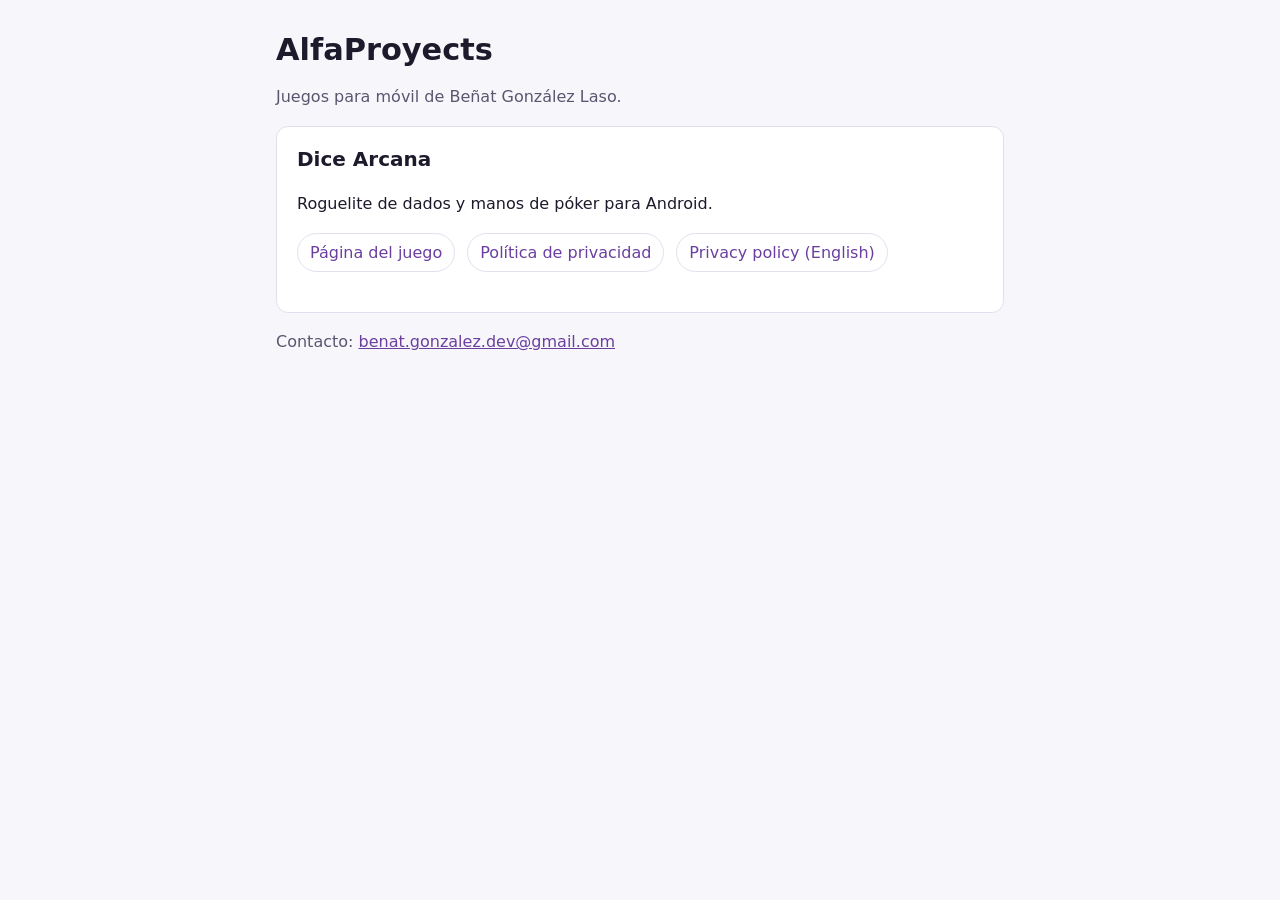
<file: index.html>
<!doctype html>
<html lang="es"><head><meta charset="utf-8"><meta name="viewport" content="width=device-width, initial-scale=1">
<title>AlfaProyects</title><link rel="stylesheet" href="style.css"></head>
<body><main>
<h1>AlfaProyects</h1>
<p class="muted">Juegos para móvil de Beñat González Laso.</p>
<div class="card">
<h2 style="margin-top:0">Dice Arcana</h2>
<p>Roguelite de dados y manos de póker para Android.</p>
<nav><a href="/dice-arcana/">Página del juego</a>
<a href="/dice-arcana/privacy.html">Política de privacidad</a>
<a href="/dice-arcana/privacy-en.html">Privacy policy (English)</a></nav>
</div>
<p class="muted">Contacto: <a href="mailto:benat.gonzalez.dev@gmail.com">benat.gonzalez.dev@gmail.com</a></p>
</main></body></html>
</file>
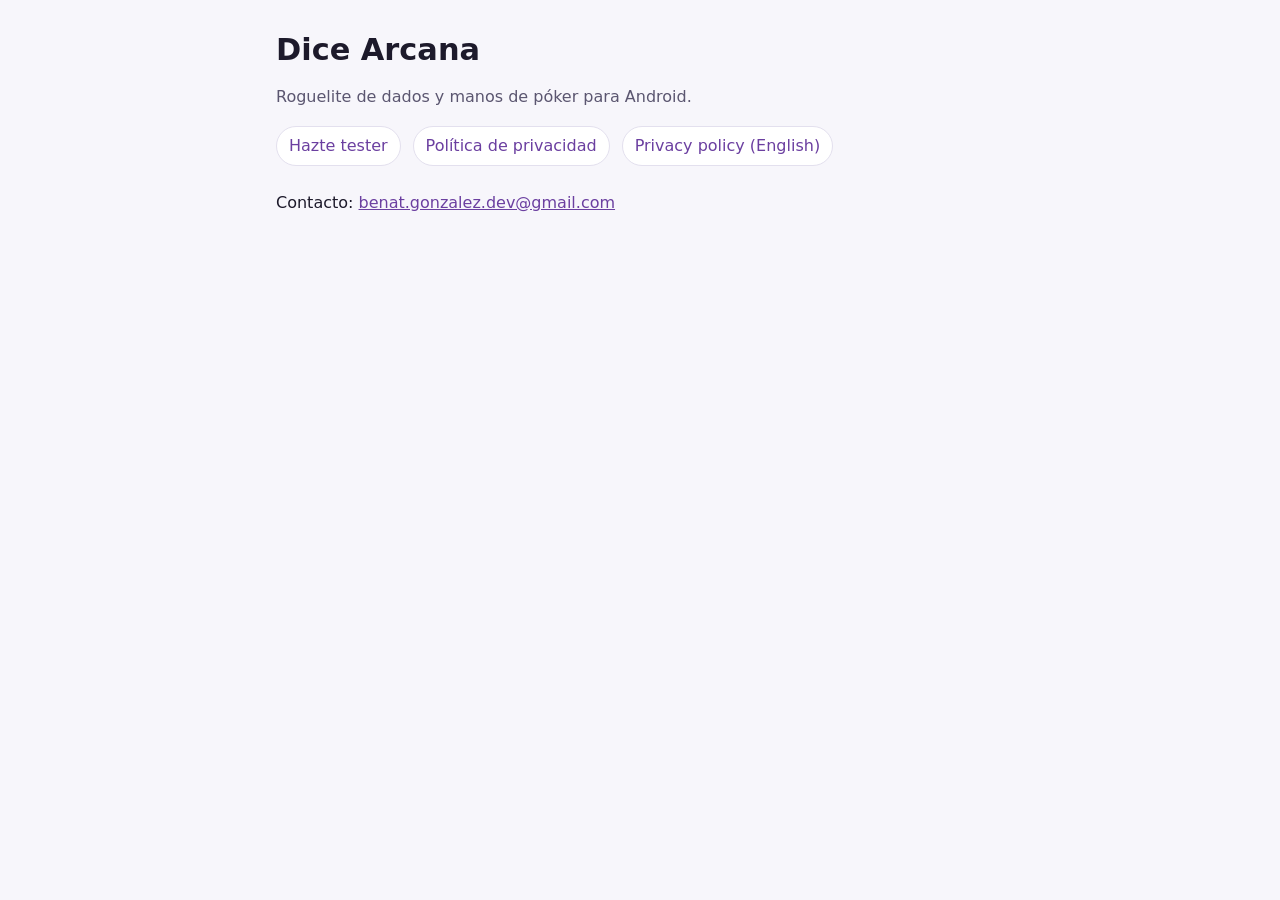
<file: dice-arcana/index.html>
<!doctype html>
<html lang="es"><head><meta charset="utf-8"><meta name="viewport" content="width=device-width, initial-scale=1">
<title>Dice Arcana</title><link rel="stylesheet" href="../style.css"></head>
<body><main>
<h1>Dice Arcana</h1>
<p class="muted">Roguelite de dados y manos de póker para Android.</p>
<nav><a href="testers.html">Hazte tester</a><a href="privacy.html">Política de privacidad</a><a href="privacy-en.html">Privacy policy (English)</a></nav>
<p>Contacto: <a href="mailto:benat.gonzalez.dev@gmail.com">benat.gonzalez.dev@gmail.com</a></p>
</main></body></html>
</file>
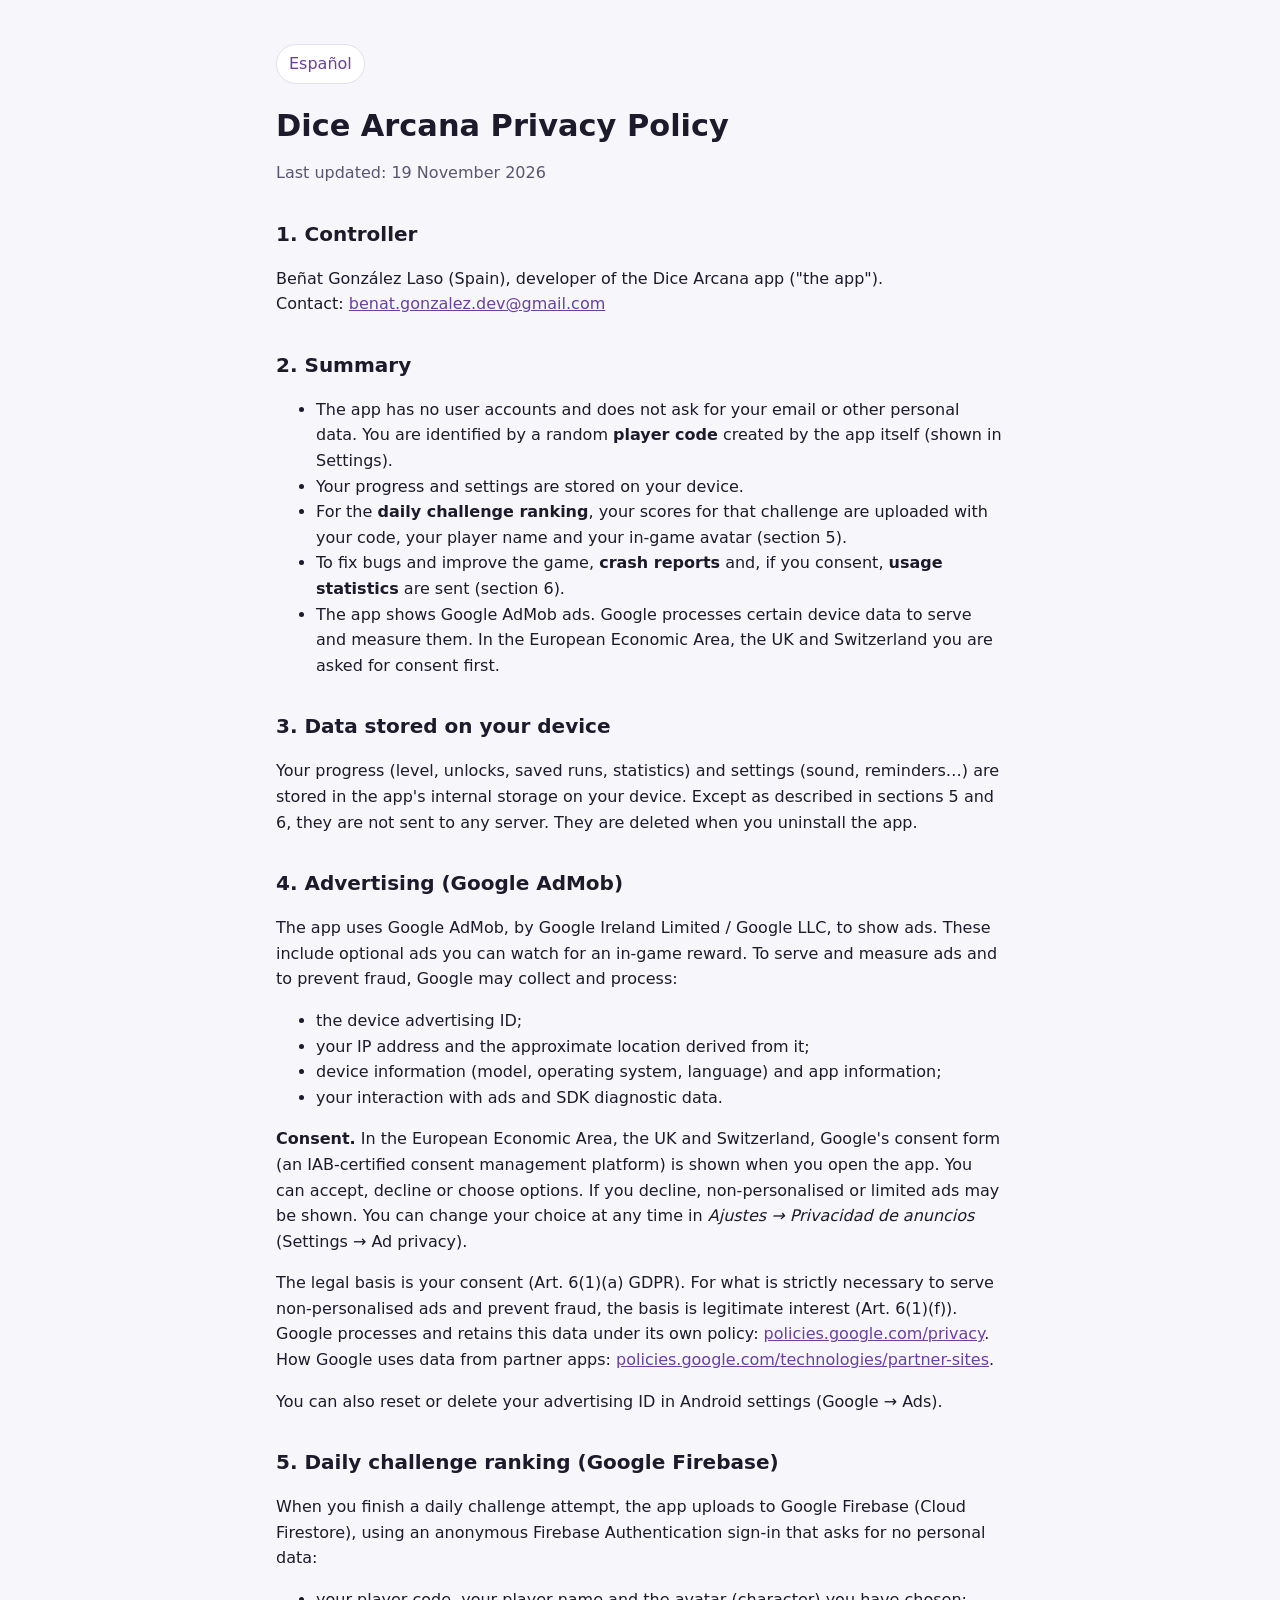
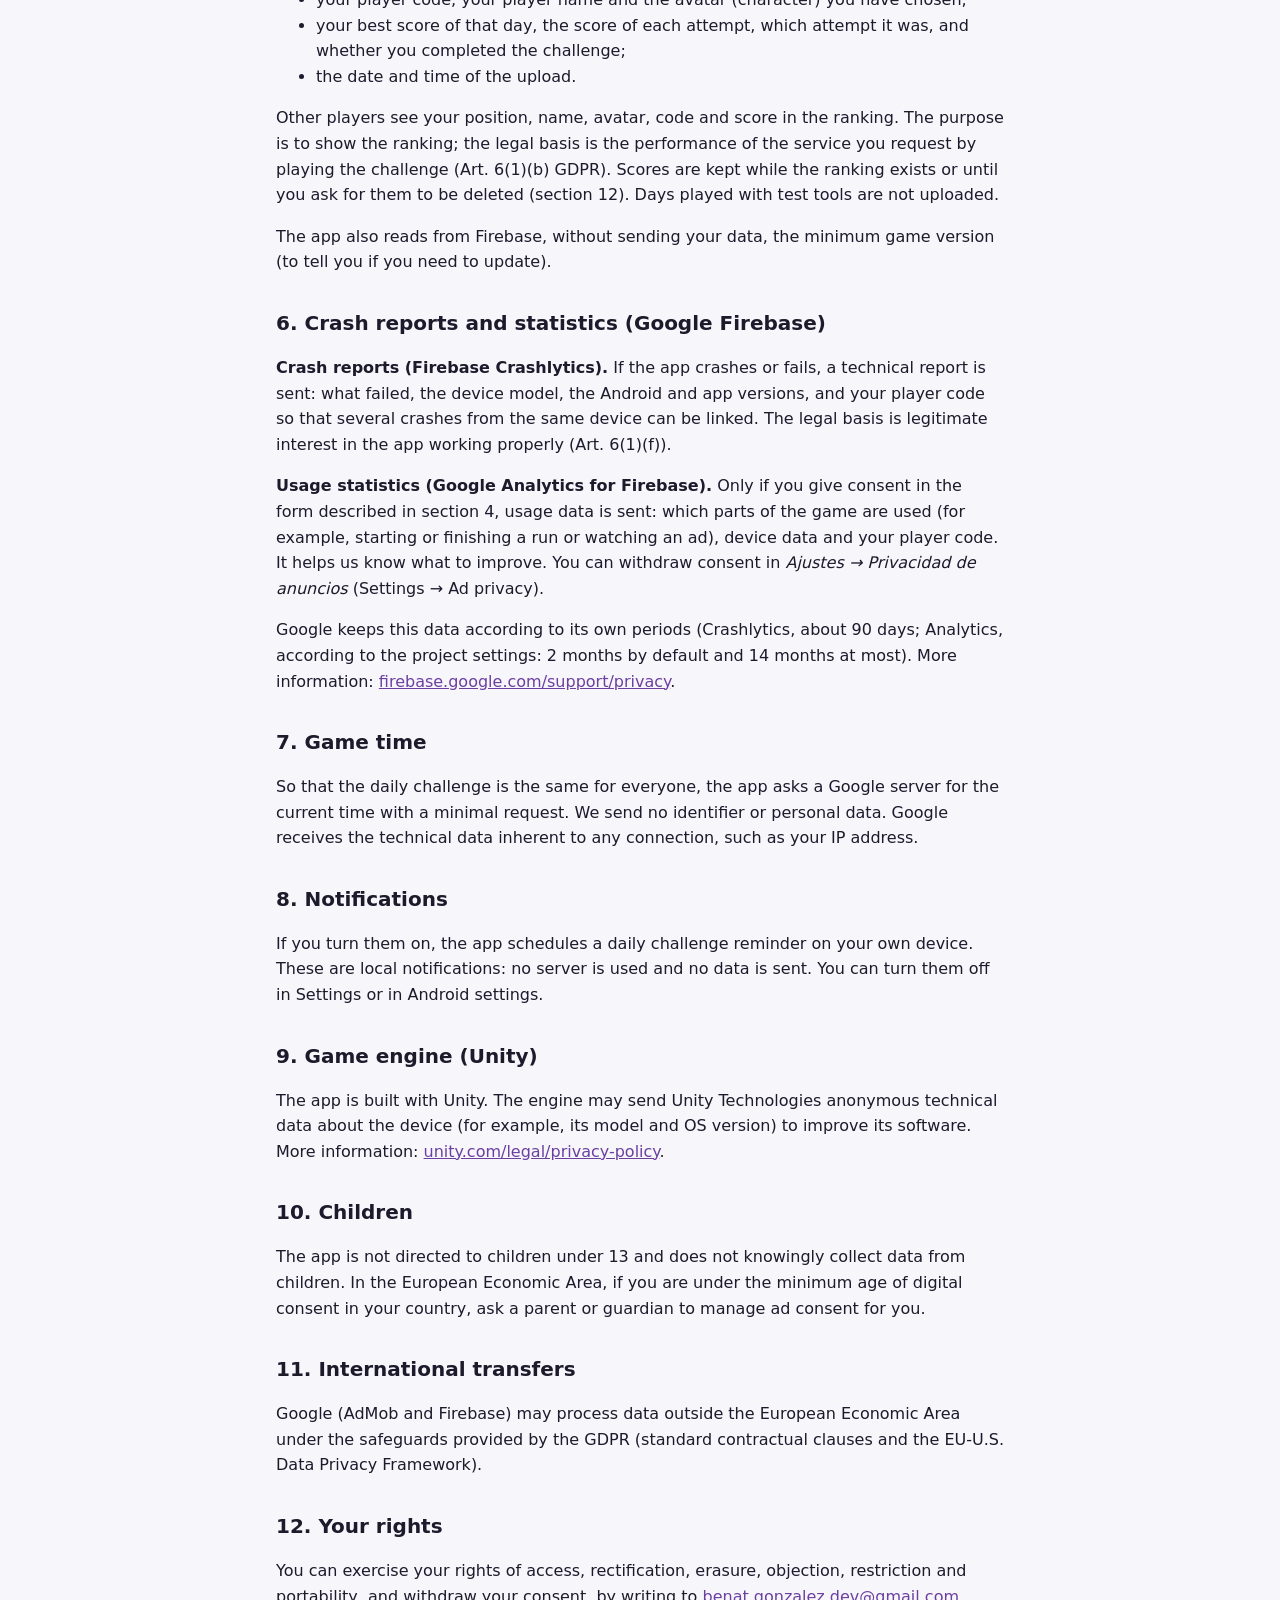
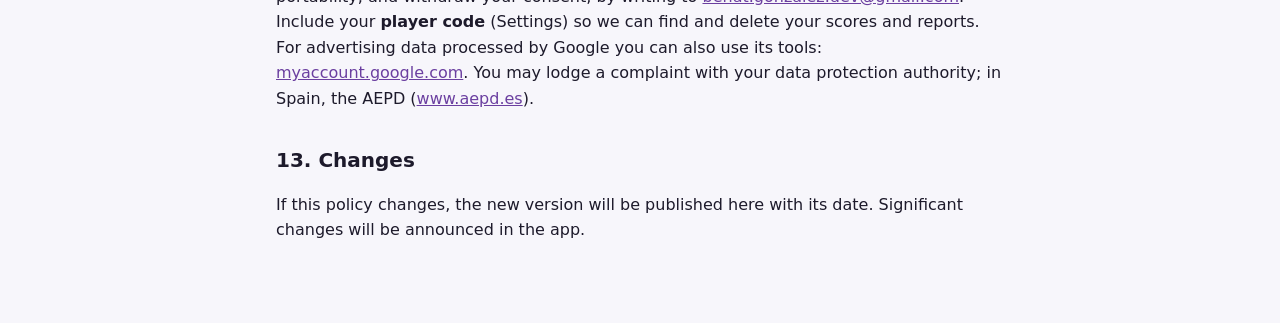
<file: dice-arcana/privacy-en.html>
<!doctype html>
<html lang="en"><head><meta charset="utf-8"><meta name="viewport" content="width=device-width, initial-scale=1">
<title>Dice Arcana · Privacy Policy</title><link rel="stylesheet" href="../style.css"></head>
<body><main>
<nav><a href="privacy.html">Español</a></nav>
<section>
<h1>Dice Arcana Privacy Policy</h1>
<p class="muted">Last updated: 19 November 2026</p>

<h2>1. Controller</h2>
<p>Beñat González Laso (Spain), developer of the Dice Arcana app ("the app").<br>
Contact: <a href="mailto:benat.gonzalez.dev@gmail.com">benat.gonzalez.dev@gmail.com</a></p>

<h2>2. Summary</h2>
<ul>
<li>The app has no user accounts and does not ask for your email or other personal data. You are identified by a random <strong>player code</strong> created by the app itself (shown in Settings).</li>
<li>Your progress and settings are stored on your device.</li>
<li>For the <strong>daily challenge ranking</strong>, your scores for that challenge are uploaded with your code, your player name and your in-game avatar (section 5).</li>
<li>To fix bugs and improve the game, <strong>crash reports</strong> and, if you consent, <strong>usage statistics</strong> are sent (section 6).</li>
<li>The app shows Google AdMob ads. Google processes certain device data to serve and measure them. In the European Economic Area, the UK and Switzerland you are asked for consent first.</li>
</ul>

<h2>3. Data stored on your device</h2>
<p>Your progress (level, unlocks, saved runs, statistics) and settings (sound, reminders…) are stored in the app's internal storage on your device. Except as described in sections 5 and 6, they are not sent to any server. They are deleted when you uninstall the app.</p>

<h2>4. Advertising (Google AdMob)</h2>
<p>The app uses Google AdMob, by Google Ireland Limited / Google LLC, to show ads. These include optional ads you can watch for an in-game reward. To serve and measure ads and to prevent fraud, Google may collect and process:</p>
<ul>
<li>the device advertising ID;</li>
<li>your IP address and the approximate location derived from it;</li>
<li>device information (model, operating system, language) and app information;</li>
<li>your interaction with ads and SDK diagnostic data.</li>
</ul>
<p><strong>Consent.</strong> In the European Economic Area, the UK and Switzerland, Google's consent form (an IAB-certified consent management platform) is shown when you open the app. You can accept, decline or choose options. If you decline, non-personalised or limited ads may be shown. You can change your choice at any time in <em>Ajustes → Privacidad de anuncios</em> (Settings → Ad privacy).</p>
<p>The legal basis is your consent (Art. 6(1)(a) GDPR). For what is strictly necessary to serve non-personalised ads and prevent fraud, the basis is legitimate interest (Art. 6(1)(f)). Google processes and retains this data under its own policy: <a href="https://policies.google.com/privacy">policies.google.com/privacy</a>. How Google uses data from partner apps: <a href="https://policies.google.com/technologies/partner-sites">policies.google.com/technologies/partner-sites</a>.</p>
<p>You can also reset or delete your advertising ID in Android settings (Google → Ads).</p>

<h2>5. Daily challenge ranking (Google Firebase)</h2>
<p>When you finish a daily challenge attempt, the app uploads to Google Firebase (Cloud Firestore), using an anonymous Firebase Authentication sign-in that asks for no personal data:</p>
<ul>
<li>your player code, your player name and the avatar (character) you have chosen;</li>
<li>your best score of that day, the score of each attempt, which attempt it was, and whether you completed the challenge;</li>
<li>the date and time of the upload.</li>
</ul>
<p>Other players see your position, name, avatar, code and score in the ranking. The purpose is to show the ranking; the legal basis is the performance of the service you request by playing the challenge (Art. 6(1)(b) GDPR). Scores are kept while the ranking exists or until you ask for them to be deleted (section 12). Days played with test tools are not uploaded.</p>
<p>The app also reads from Firebase, without sending your data, the minimum game version (to tell you if you need to update).</p>

<h2>6. Crash reports and statistics (Google Firebase)</h2>
<p><strong>Crash reports (Firebase Crashlytics).</strong> If the app crashes or fails, a technical report is sent: what failed, the device model, the Android and app versions, and your player code so that several crashes from the same device can be linked. The legal basis is legitimate interest in the app working properly (Art. 6(1)(f)).</p>
<p><strong>Usage statistics (Google Analytics for Firebase).</strong> Only if you give consent in the form described in section 4, usage data is sent: which parts of the game are used (for example, starting or finishing a run or watching an ad), device data and your player code. It helps us know what to improve. You can withdraw consent in <em>Ajustes → Privacidad de anuncios</em> (Settings → Ad privacy).</p>
<p>Google keeps this data according to its own periods (Crashlytics, about 90 days; Analytics, according to the project settings: 2 months by default and 14 months at most). More information: <a href="https://firebase.google.com/support/privacy">firebase.google.com/support/privacy</a>.</p>

<h2>7. Game time</h2>
<p>So that the daily challenge is the same for everyone, the app asks a Google server for the current time with a minimal request. We send no identifier or personal data. Google receives the technical data inherent to any connection, such as your IP address.</p>

<h2>8. Notifications</h2>
<p>If you turn them on, the app schedules a daily challenge reminder on your own device. These are local notifications: no server is used and no data is sent. You can turn them off in Settings or in Android settings.</p>

<h2>9. Game engine (Unity)</h2>
<p>The app is built with Unity. The engine may send Unity Technologies anonymous technical data about the device (for example, its model and OS version) to improve its software. More information: <a href="https://unity.com/legal/privacy-policy">unity.com/legal/privacy-policy</a>.</p>

<h2>10. Children</h2>
<p>The app is not directed to children under 13 and does not knowingly collect data from children. In the European Economic Area, if you are under the minimum age of digital consent in your country, ask a parent or guardian to manage ad consent for you.</p>

<h2>11. International transfers</h2>
<p>Google (AdMob and Firebase) may process data outside the European Economic Area under the safeguards provided by the GDPR (standard contractual clauses and the EU-U.S. Data Privacy Framework).</p>

<h2>12. Your rights</h2>
<p>You can exercise your rights of access, rectification, erasure, objection, restriction and portability, and withdraw your consent, by writing to <a href="mailto:benat.gonzalez.dev@gmail.com">benat.gonzalez.dev@gmail.com</a>. Include your <strong>player code</strong> (Settings) so we can find and delete your scores and reports. For advertising data processed by Google you can also use its tools: <a href="https://myaccount.google.com/data-and-privacy">myaccount.google.com</a>. You may lodge a complaint with your data protection authority; in Spain, the AEPD (<a href="https://www.aepd.es">www.aepd.es</a>).</p>

<h2>13. Changes</h2>
<p>If this policy changes, the new version will be published here with its date. Significant changes will be announced in the app.</p>
</section>
</main></body></html>
</file>
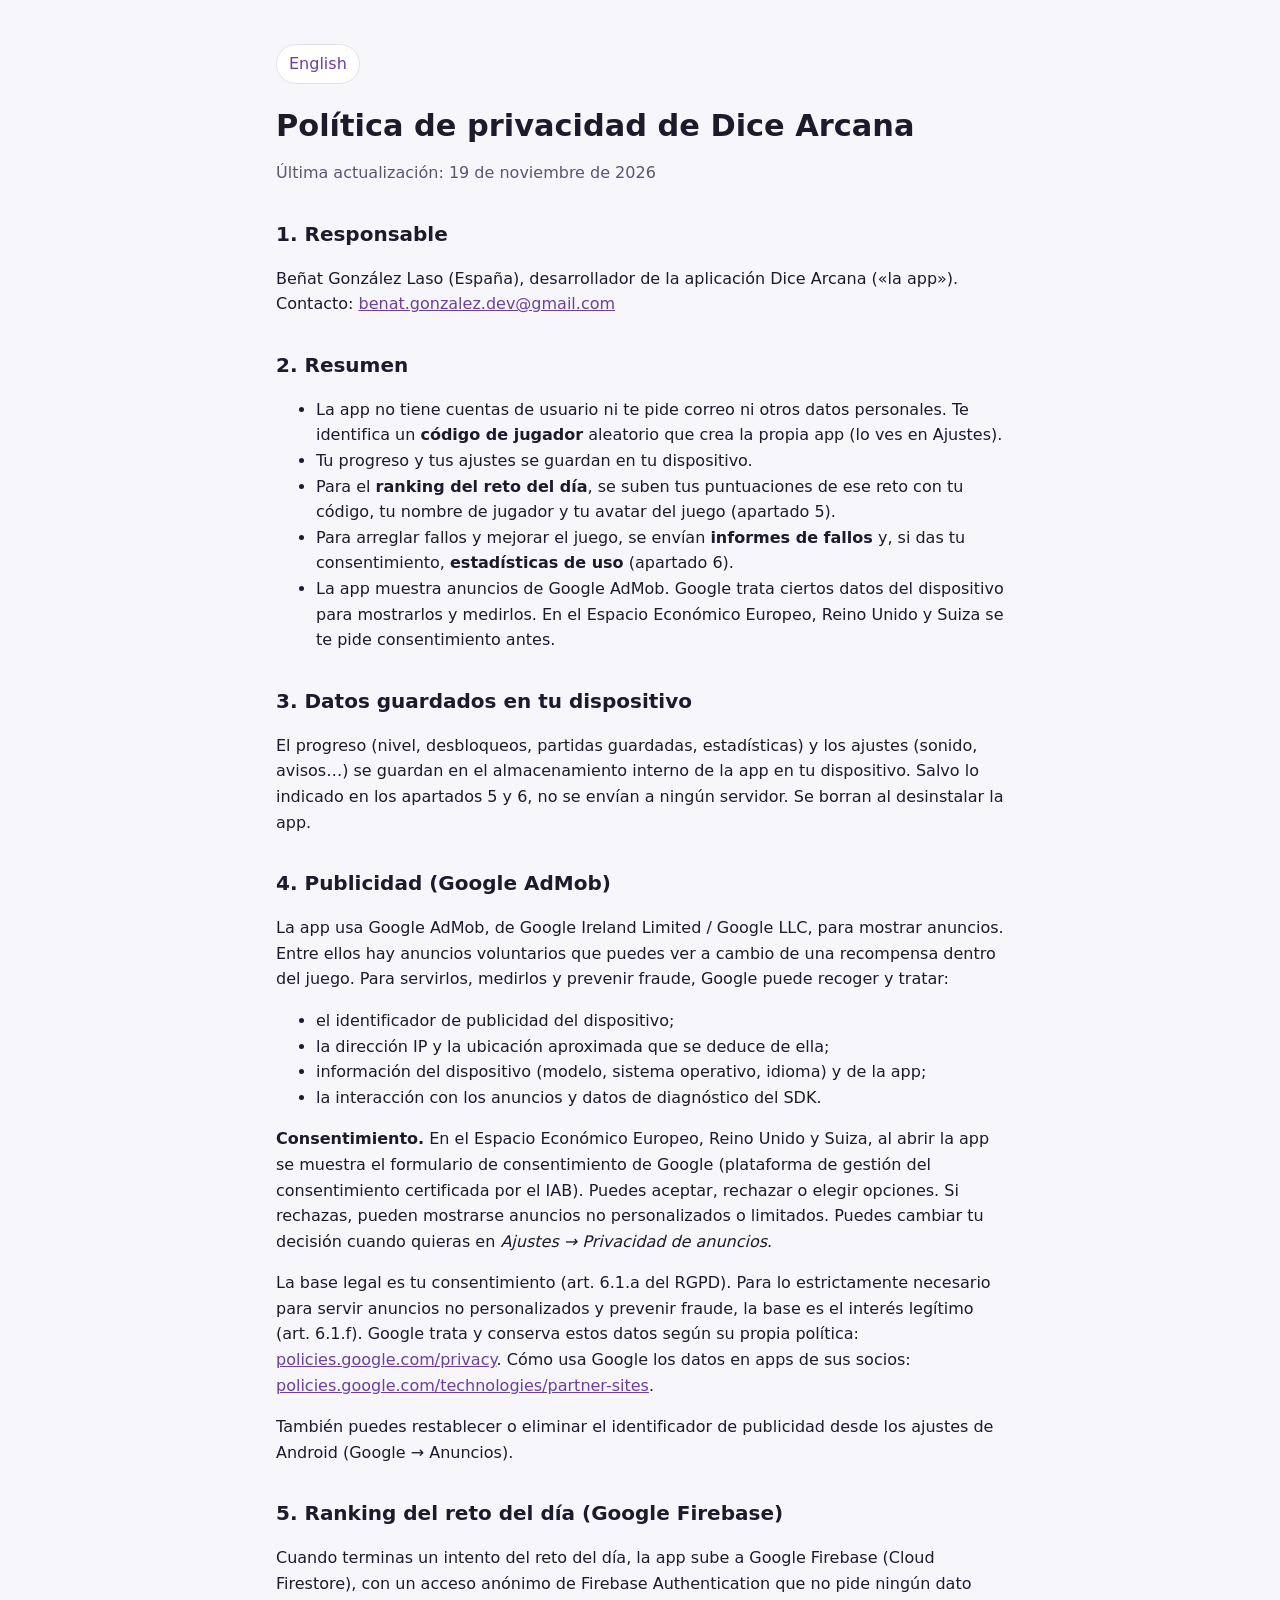
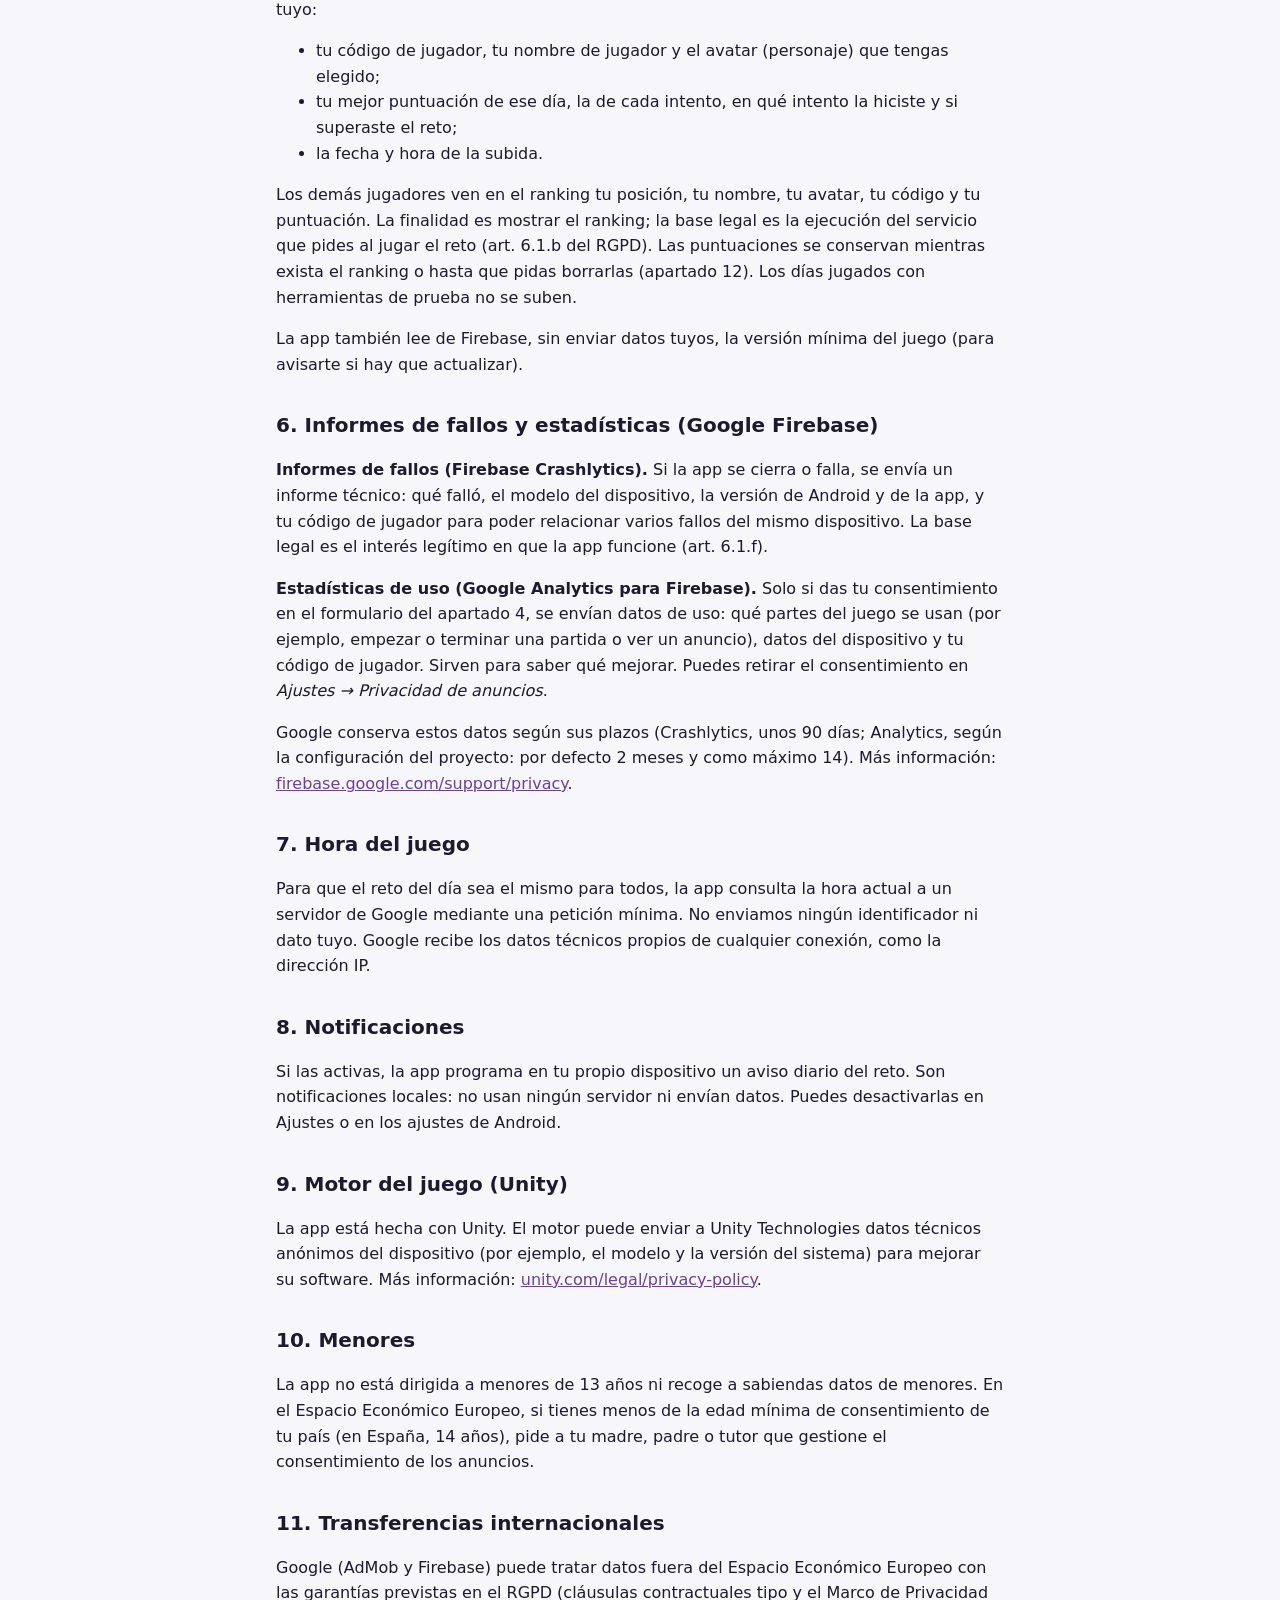
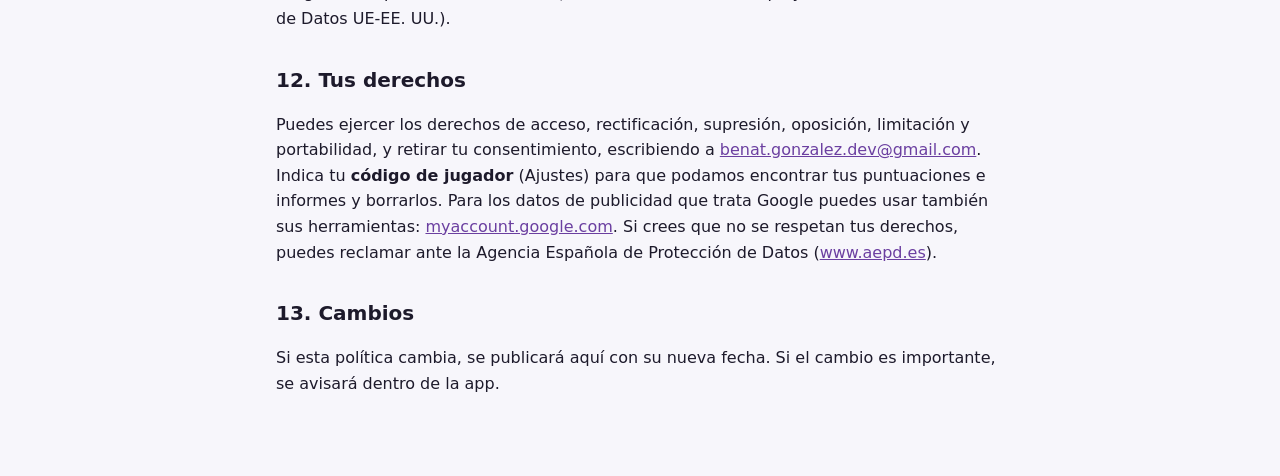
<file: dice-arcana/privacy.html>
<!doctype html>
<html lang="es"><head><meta charset="utf-8"><meta name="viewport" content="width=device-width, initial-scale=1">
<title>Dice Arcana · Política de privacidad</title><link rel="stylesheet" href="../style.css"></head>
<body><main>
<nav><a href="privacy-en.html">English</a></nav>
<h1>Política de privacidad de Dice Arcana</h1>
<p class="muted">Última actualización: 19 de noviembre de 2026</p>
<section>
<h2>1. Responsable</h2>
<p>Beñat González Laso (España), desarrollador de la aplicación Dice Arcana («la app»).<br>
Contacto: <a href="mailto:benat.gonzalez.dev@gmail.com">benat.gonzalez.dev@gmail.com</a></p>

<h2>2. Resumen</h2>
<ul>
<li>La app no tiene cuentas de usuario ni te pide correo ni otros datos personales. Te identifica un <strong>código de jugador</strong> aleatorio que crea la propia app (lo ves en Ajustes).</li>
<li>Tu progreso y tus ajustes se guardan en tu dispositivo.</li>
<li>Para el <strong>ranking del reto del día</strong>, se suben tus puntuaciones de ese reto con tu código, tu nombre de jugador y tu avatar del juego (apartado 5).</li>
<li>Para arreglar fallos y mejorar el juego, se envían <strong>informes de fallos</strong> y, si das tu consentimiento, <strong>estadísticas de uso</strong> (apartado 6).</li>
<li>La app muestra anuncios de Google AdMob. Google trata ciertos datos del dispositivo para mostrarlos y medirlos. En el Espacio Económico Europeo, Reino Unido y Suiza se te pide consentimiento antes.</li>
</ul>

<h2>3. Datos guardados en tu dispositivo</h2>
<p>El progreso (nivel, desbloqueos, partidas guardadas, estadísticas) y los ajustes (sonido, avisos…) se guardan en el almacenamiento interno de la app en tu dispositivo. Salvo lo indicado en los apartados 5 y 6, no se envían a ningún servidor. Se borran al desinstalar la app.</p>

<h2>4. Publicidad (Google AdMob)</h2>
<p>La app usa Google AdMob, de Google Ireland Limited / Google LLC, para mostrar anuncios. Entre ellos hay anuncios voluntarios que puedes ver a cambio de una recompensa dentro del juego. Para servirlos, medirlos y prevenir fraude, Google puede recoger y tratar:</p>
<ul>
<li>el identificador de publicidad del dispositivo;</li>
<li>la dirección IP y la ubicación aproximada que se deduce de ella;</li>
<li>información del dispositivo (modelo, sistema operativo, idioma) y de la app;</li>
<li>la interacción con los anuncios y datos de diagnóstico del SDK.</li>
</ul>
<p><strong>Consentimiento.</strong> En el Espacio Económico Europeo, Reino Unido y Suiza, al abrir la app se muestra el formulario de consentimiento de Google (plataforma de gestión del consentimiento certificada por el IAB). Puedes aceptar, rechazar o elegir opciones. Si rechazas, pueden mostrarse anuncios no personalizados o limitados. Puedes cambiar tu decisión cuando quieras en <em>Ajustes → Privacidad de anuncios</em>.</p>
<p>La base legal es tu consentimiento (art. 6.1.a del RGPD). Para lo estrictamente necesario para servir anuncios no personalizados y prevenir fraude, la base es el interés legítimo (art. 6.1.f). Google trata y conserva estos datos según su propia política: <a href="https://policies.google.com/privacy">policies.google.com/privacy</a>. Cómo usa Google los datos en apps de sus socios: <a href="https://policies.google.com/technologies/partner-sites">policies.google.com/technologies/partner-sites</a>.</p>
<p>También puedes restablecer o eliminar el identificador de publicidad desde los ajustes de Android (Google → Anuncios).</p>

<h2>5. Ranking del reto del día (Google Firebase)</h2>
<p>Cuando terminas un intento del reto del día, la app sube a Google Firebase (Cloud Firestore), con un acceso anónimo de Firebase Authentication que no pide ningún dato tuyo:</p>
<ul>
<li>tu código de jugador, tu nombre de jugador y el avatar (personaje) que tengas elegido;</li>
<li>tu mejor puntuación de ese día, la de cada intento, en qué intento la hiciste y si superaste el reto;</li>
<li>la fecha y hora de la subida.</li>
</ul>
<p>Los demás jugadores ven en el ranking tu posición, tu nombre, tu avatar, tu código y tu puntuación. La finalidad es mostrar el ranking; la base legal es la ejecución del servicio que pides al jugar el reto (art. 6.1.b del RGPD). Las puntuaciones se conservan mientras exista el ranking o hasta que pidas borrarlas (apartado 12). Los días jugados con herramientas de prueba no se suben.</p>
<p>La app también lee de Firebase, sin enviar datos tuyos, la versión mínima del juego (para avisarte si hay que actualizar).</p>

<h2>6. Informes de fallos y estadísticas (Google Firebase)</h2>
<p><strong>Informes de fallos (Firebase Crashlytics).</strong> Si la app se cierra o falla, se envía un informe técnico: qué falló, el modelo del dispositivo, la versión de Android y de la app, y tu código de jugador para poder relacionar varios fallos del mismo dispositivo. La base legal es el interés legítimo en que la app funcione (art. 6.1.f).</p>
<p><strong>Estadísticas de uso (Google Analytics para Firebase).</strong> Solo si das tu consentimiento en el formulario del apartado 4, se envían datos de uso: qué partes del juego se usan (por ejemplo, empezar o terminar una partida o ver un anuncio), datos del dispositivo y tu código de jugador. Sirven para saber qué mejorar. Puedes retirar el consentimiento en <em>Ajustes → Privacidad de anuncios</em>.</p>
<p>Google conserva estos datos según sus plazos (Crashlytics, unos 90 días; Analytics, según la configuración del proyecto: por defecto 2 meses y como máximo 14). Más información: <a href="https://firebase.google.com/support/privacy">firebase.google.com/support/privacy</a>.</p>

<h2>7. Hora del juego</h2>
<p>Para que el reto del día sea el mismo para todos, la app consulta la hora actual a un servidor de Google mediante una petición mínima. No enviamos ningún identificador ni dato tuyo. Google recibe los datos técnicos propios de cualquier conexión, como la dirección IP.</p>

<h2>8. Notificaciones</h2>
<p>Si las activas, la app programa en tu propio dispositivo un aviso diario del reto. Son notificaciones locales: no usan ningún servidor ni envían datos. Puedes desactivarlas en Ajustes o en los ajustes de Android.</p>

<h2>9. Motor del juego (Unity)</h2>
<p>La app está hecha con Unity. El motor puede enviar a Unity Technologies datos técnicos anónimos del dispositivo (por ejemplo, el modelo y la versión del sistema) para mejorar su software. Más información: <a href="https://unity.com/legal/privacy-policy">unity.com/legal/privacy-policy</a>.</p>

<h2>10. Menores</h2>
<p>La app no está dirigida a menores de 13 años ni recoge a sabiendas datos de menores. En el Espacio Económico Europeo, si tienes menos de la edad mínima de consentimiento de tu país (en España, 14 años), pide a tu madre, padre o tutor que gestione el consentimiento de los anuncios.</p>

<h2>11. Transferencias internacionales</h2>
<p>Google (AdMob y Firebase) puede tratar datos fuera del Espacio Económico Europeo con las garantías previstas en el RGPD (cláusulas contractuales tipo y el Marco de Privacidad de Datos UE-EE. UU.).</p>

<h2>12. Tus derechos</h2>
<p>Puedes ejercer los derechos de acceso, rectificación, supresión, oposición, limitación y portabilidad, y retirar tu consentimiento, escribiendo a <a href="mailto:benat.gonzalez.dev@gmail.com">benat.gonzalez.dev@gmail.com</a>. Indica tu <strong>código de jugador</strong> (Ajustes) para que podamos encontrar tus puntuaciones e informes y borrarlos. Para los datos de publicidad que trata Google puedes usar también sus herramientas: <a href="https://myaccount.google.com/data-and-privacy">myaccount.google.com</a>. Si crees que no se respetan tus derechos, puedes reclamar ante la Agencia Española de Protección de Datos (<a href="https://www.aepd.es">www.aepd.es</a>).</p>

<h2>13. Cambios</h2>
<p>Si esta política cambia, se publicará aquí con su nueva fecha. Si el cambio es importante, se avisará dentro de la app.</p>
</section>
</main></body></html>
</file>
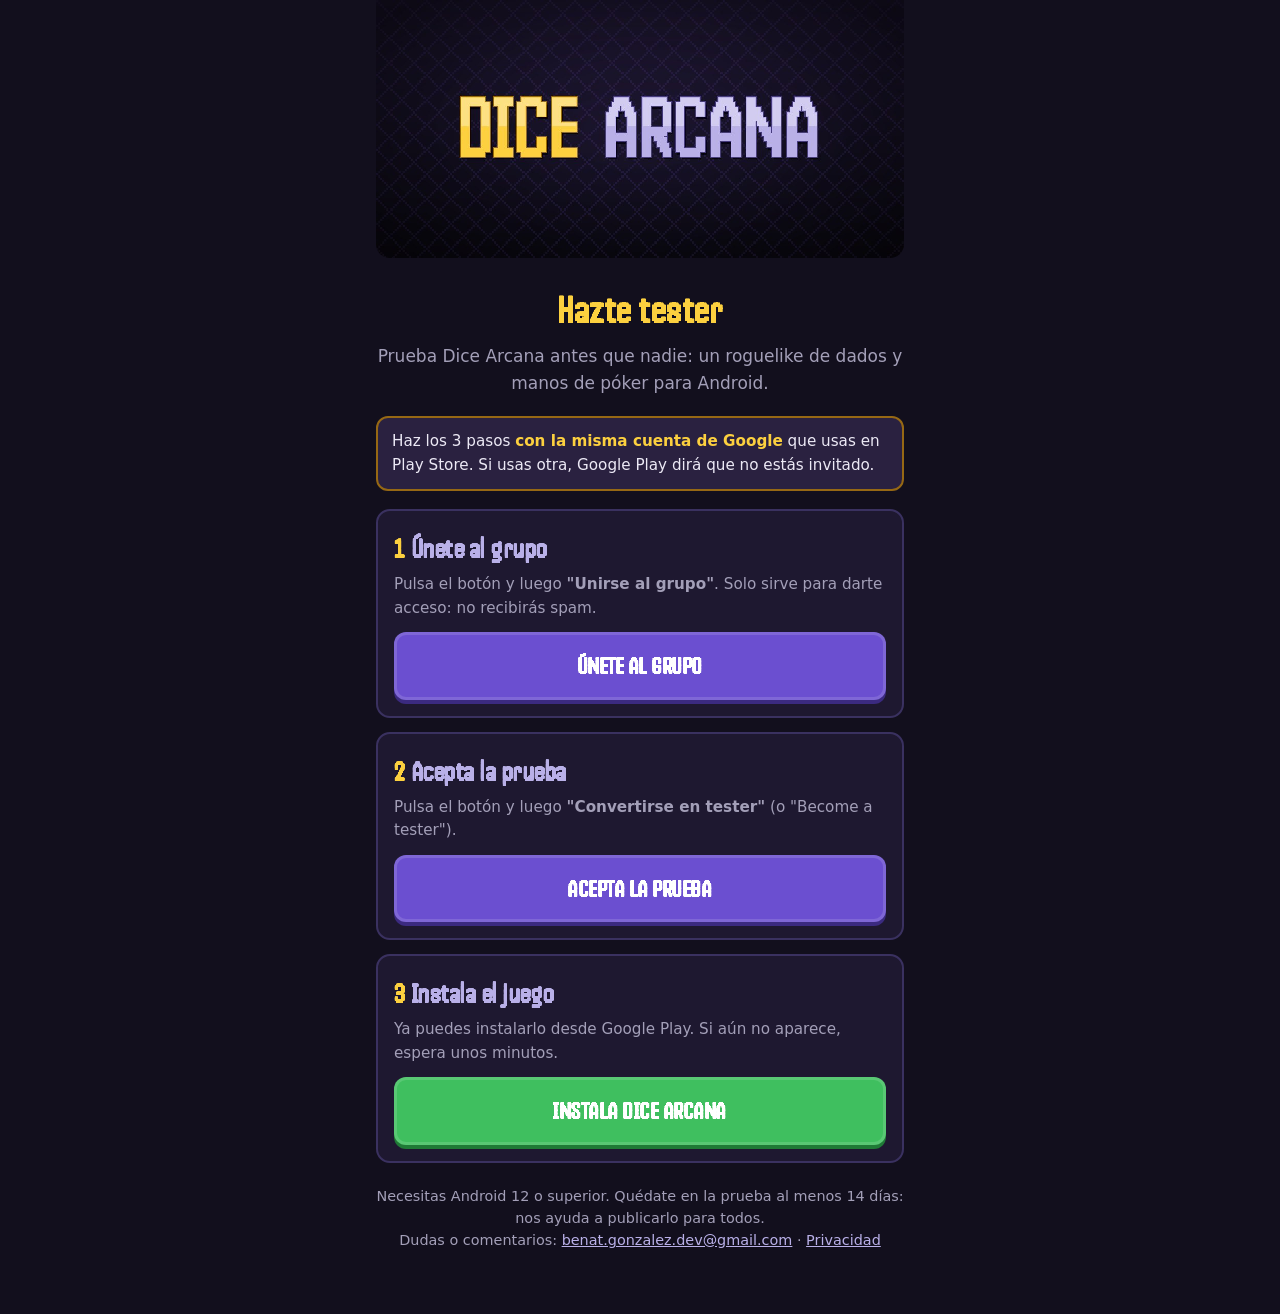
<file: dice-arcana/testers.html>
<!doctype html>
<html lang="es"><head><meta charset="utf-8"><meta name="viewport" content="width=device-width, initial-scale=1">
<title>Dice Arcana · Hazte tester</title>
<meta name="description" content="Prueba Dice Arcana antes que nadie: únete a la prueba cerrada en Google Play.">
<link rel="preconnect" href="https://fonts.googleapis.com"><link rel="preconnect" href="https://fonts.gstatic.com" crossorigin>
<link href="https://fonts.googleapis.com/css2?family=Handjet:wght@500;800&display=swap" rel="stylesheet">
<style>
:root { --bg:#120f1d; --panel:#1e1830; --line:#3a3160; --fg:#ece9f5; --muted:#a39fb8; --gold:#fcd03f; --gold-d:#966814; --lav:#b9b0e8; --green:#3fbf5f; }
* { box-sizing:border-box; }
body { margin:0; background:var(--bg); color:var(--fg); font:17px/1.55 system-ui,-apple-system,"Segoe UI",Roboto,sans-serif; }
main { max-width:560px; margin:0 auto; padding:0 16px 48px; }
.banner { display:block; width:100%; height:auto; border-radius:0 0 14px 14px; image-rendering:pixelated; }
h1, h2, .btn { font-family:"Handjet",system-ui,sans-serif; letter-spacing:.5px; }
h1 { font-size:2.4rem; font-weight:800; color:var(--gold); text-align:center; margin:22px 0 4px; }
.lead { text-align:center; color:var(--muted); margin:0 0 20px; }
.warn { background:#2a2140; border:2px solid var(--gold-d); border-radius:12px; padding:12px 14px; margin:0 0 18px; font-size:.95rem; }
.warn b { color:var(--gold); }
.step { background:var(--panel); border:2px solid var(--line); border-radius:14px; padding:16px; margin:14px 0; }
.step h2 { margin:0 0 4px; font-size:1.7rem; font-weight:800; color:var(--lav); }
.step h2 span { color:var(--gold); margin-right:6px; }
.step p { margin:0 0 12px; color:var(--muted); font-size:.95rem; }
.btn { display:block; text-align:center; text-decoration:none; font-size:1.5rem; font-weight:800; color:#fff; padding:12px 14px;
  border-radius:12px; border:3px solid #ffffff22; background:#6b4fd0; box-shadow:0 4px 0 #3b2a80; }
.btn:active { transform:translateY(2px); box-shadow:0 2px 0 #3b2a80; }
.btn.play { background:var(--green); box-shadow:0 4px 0 #1f7a36; }
.note { color:var(--muted); font-size:.9rem; text-align:center; margin-top:22px; }
.note a { color:var(--lav); }
</style></head>
<body><main>
<img class="banner" src="banner.jpg" alt="Dice Arcana" width="1024" height="500">
<h1>Hazte tester</h1>
<p class="lead">Prueba Dice Arcana antes que nadie: un roguelike de dados y manos de póker para Android.</p>

<div class="warn">Haz los 3 pasos <b>con la misma cuenta de Google</b> que usas en Play Store. Si usas otra, Google Play dirá que no estás invitado.</div>

<div class="step">
  <h2><span>1</span>Únete al grupo</h2>
  <p>Pulsa el botón y luego <b>"Unirse al grupo"</b>. Solo sirve para darte acceso: no recibirás spam.</p>
  <a class="btn" href="https://groups.google.com/g/dice-arcana-testers">ÚNETE AL GRUPO</a>
</div>

<div class="step">
  <h2><span>2</span>Acepta la prueba</h2>
  <p>Pulsa el botón y luego <b>"Convertirse en tester"</b> (o "Become a tester").</p>
  <a class="btn" href="https://play.google.com/apps/testing/com.alfaproyects.dicearcana">ACEPTA LA PRUEBA</a>
</div>

<div class="step">
  <h2><span>3</span>Instala el juego</h2>
  <p>Ya puedes instalarlo desde Google Play. Si aún no aparece, espera unos minutos.</p>
  <a class="btn play" href="https://play.google.com/store/apps/details?id=com.alfaproyects.dicearcana">INSTALA DICE ARCANA</a>
</div>

<p class="note">Necesitas Android 12 o superior. Quédate en la prueba al menos 14 días: nos ayuda a publicarlo para todos.<br>
Dudas o comentarios: <a href="mailto:benat.gonzalez.dev@gmail.com">benat.gonzalez.dev@gmail.com</a> · <a href="privacy.html">Privacidad</a></p>
</main></body></html>
</file>
<file: style.css>
:root { --bg:#f7f6fb; --fg:#1d1a2b; --muted:#5b5670; --accent:#6b3fa0; --card:#ffffff; --line:#e3e0ee; }
@media (prefers-color-scheme: dark) { :root { --bg:#14111f; --fg:#ece9f5; --muted:#a39fb8; --accent:#c9a7ff; --card:#1d1930; --line:#2e2945; } }
* { box-sizing: border-box; }
body { margin:0; background:var(--bg); color:var(--fg); font:16px/1.6 system-ui,-apple-system,"Segoe UI",Roboto,sans-serif; }
main { max-width: 760px; margin: 0 auto; padding: 32px 16px 64px; }
h1 { font-size: 1.9rem; line-height:1.2; margin: 0 0 4px; }
h2 { font-size: 1.25rem; margin: 32px 0 8px; }
h3 { font-size: 1.05rem; margin: 20px 0 6px; }
p, li { color: var(--fg); }
.muted { color: var(--muted); }
a { color: var(--accent); }
nav { display:flex; gap:12px; flex-wrap:wrap; margin: 12px 0 24px; }
nav a { padding: 6px 12px; border:1px solid var(--line); border-radius: 999px; text-decoration:none; background:var(--card); }
.card { background:var(--card); border:1px solid var(--line); border-radius:12px; padding:16px 20px; margin: 16px 0; }
hr { border:0; border-top:1px solid var(--line); margin: 48px 0; }
</file>
